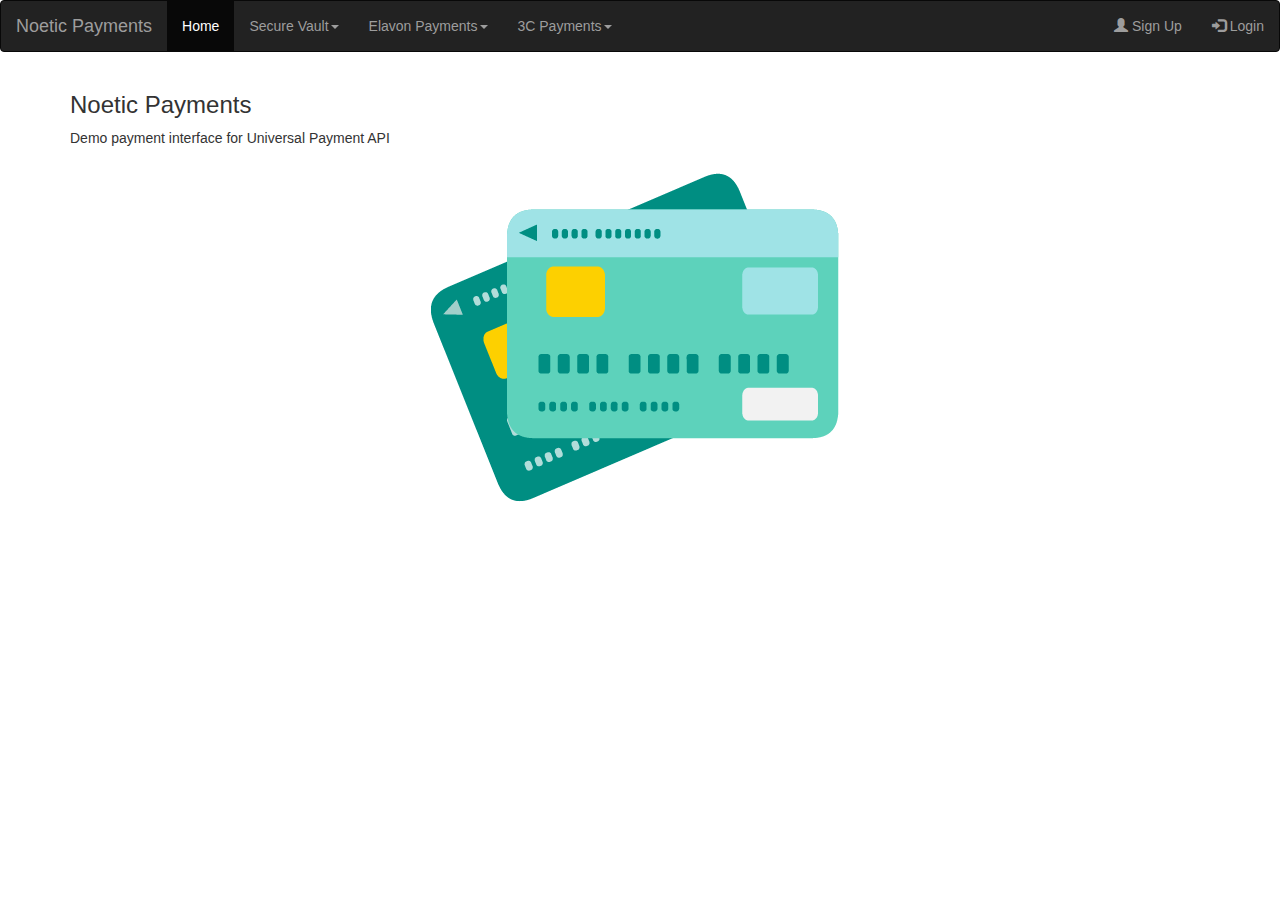
<file: src/main/webapp/index.html>
<!DOCTYPE html>
<html lang="en">
<head>
  <title>Noetic Payments</title>
  <meta charset="utf-8">
  <meta name="viewport" content="width=device-width, initial-scale=1">
  <link rel="stylesheet" href="https://maxcdn.bootstrapcdn.com/bootstrap/3.4.0/css/bootstrap.min.css">
  <script src="https://ajax.googleapis.com/ajax/libs/jquery/3.3.1/jquery.min.js"></script>
  <script src="https://maxcdn.bootstrapcdn.com/bootstrap/3.4.0/js/bootstrap.min.js"></script>
  <script
    src="https://code.jquery.com/jquery-3.3.1.js"
    integrity="sha256-2Kok7MbOyxpgUVvAk/HJ2jigOSYS2auK4Pfzbm7uH60="
    crossorigin="anonymous">
</script>
  <script> 
$(function(){
  $("#navbar").load("navbar.html"); 
});
</script>
<style>
img {
  display: block;
  margin-left: auto;
  margin-right: auto;
}
</style>
 
</head>
<body>
<div id = "navbar">
</div>
<div class="container">
  <h3>Noetic Payments</h3>
  <p>Demo payment interface for Universal Payment API</p>
</div>

<div class="left-column">

        <img data-image="red" class="active" src="assets/images/pay.png" alt="" >
      </div>

</body>
</html>
</file>
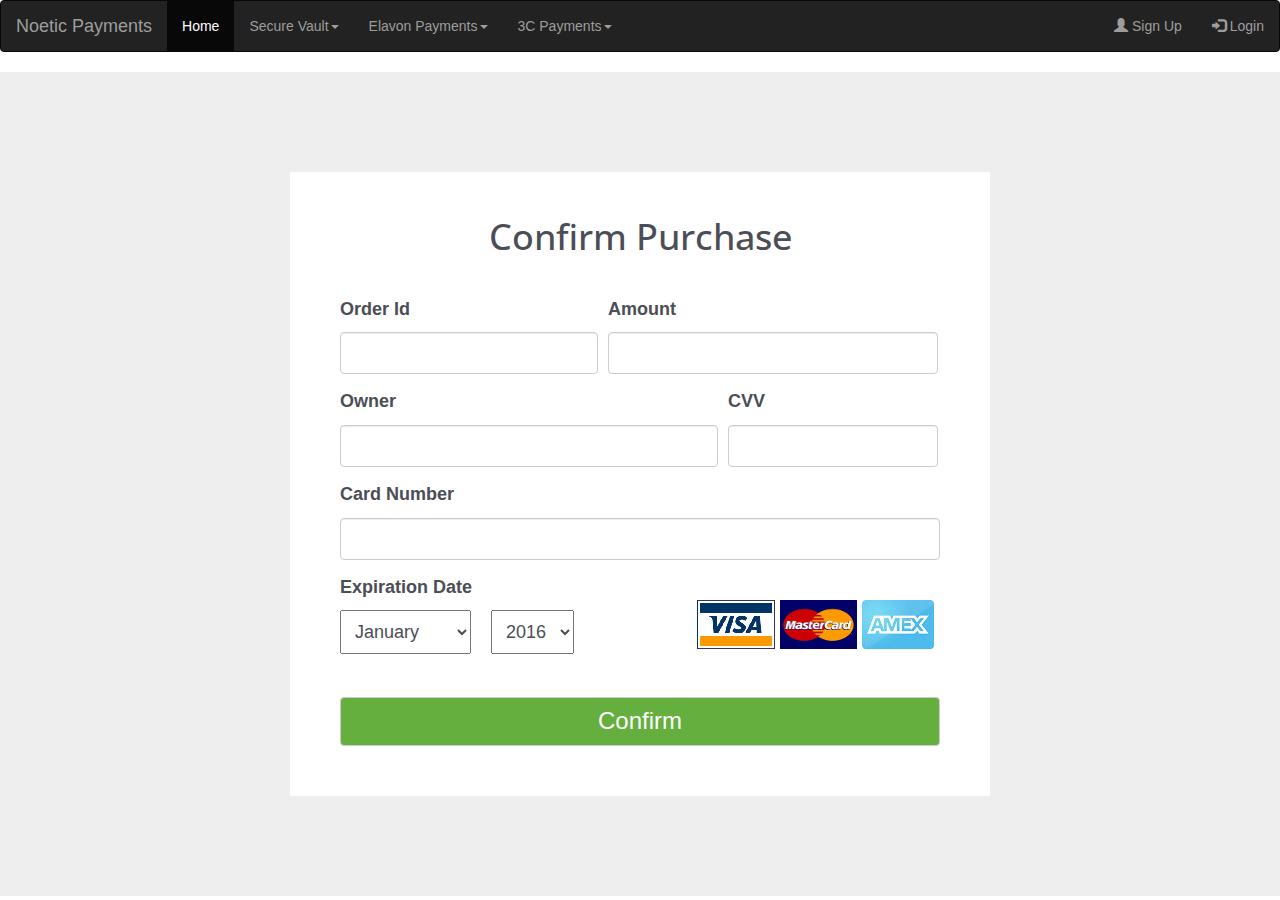
<file: src/main/webapp/3c3dSecurePayment.html>
<!DOCTYPE html>
<html>

<head>
    <meta charset="utf-8">
    <meta name="viewport" content="width=device-width, initial-scale=1">
    <title>3D Secure Payment</title>
    <link href="https://fonts.googleapis.com/css?family=Open+Sans" rel="stylesheet">
    <link rel="stylesheet" href="http://maxcdn.bootstrapcdn.com/bootstrap/3.3.7/css/bootstrap.min.css">
    <link rel="stylesheet" type="text/css" href="assets/css/styles.css">
    <link rel="stylesheet" type="text/css" href="assets/css/demo.css">
    <link rel="stylesheet" href="https://maxcdn.bootstrapcdn.com/bootstrap/3.4.0/css/bootstrap.min.css">
  	<script src="https://ajax.googleapis.com/ajax/libs/jquery/3.3.1/jquery.min.js"></script>
  	<script src="https://maxcdn.bootstrapcdn.com/bootstrap/3.4.0/js/bootstrap.min.js"></script>
  	<link rel="stylesheet" type="text/css" href="assets/css/3c3dSecurePopup.css">
  	<script src="https://code.jquery.com/jquery-3.3.1.js" integrity="sha256-2Kok7MbOyxpgUVvAk/HJ2jigOSYS2auK4Pfzbm7uH60=" crossorigin="anonymous"></script>
	  <script> 
		$(function(){
		  $("#navbar").load("navbar.html"); 
		});
	</script> 
</head>

<body>

<div id = "navbar"></div>
    <div class="container-fluid" style="background-color:#eee;">
        
        <div class="creditCardForm">
            <div class="heading">
                <h1>Confirm Purchase</h1>
            </div>
            <div class="payment">
                <form>


 		    <div class="form-group orderId">
                        <label for="orderId">Order Id</label>
                        <input type="text" class="form-control" id="order-Id">
                    </div>
                    <div class="form-group amount">
                        <label for="amount">Amount</label>
                        <input type="number" min="0" class="form-control" id="payAmount">
                    </div>

                    <div class="form-group owner">
                        <label for="owner">Owner</label>
                        <input type="text" class="form-control" id="owner">
                    </div>
                    <div class="form-group CVV">
                        <label for="cvv">CVV</label>
                        <input type="text" class="form-control" id="cvv">
                    </div>
                    <div class="form-group" id="card-number-field">
                        <label for="cardNumber">Card Number</label>
                        <input type="text" class="form-control" id="cardNumber">
                    </div>
                    <div class="form-group" id="expiration-date">
                        <label>Expiration Date</label>
                        <select id ="exp-month">
                            <option value="01">January</option>
                            <option value="02">February </option>
                            <option value="03">March</option>
                            <option value="04">April</option>
                            <option value="05">May</option>
                            <option value="06">June</option>
                            <option value="07">July</option>
                            <option value="08">August</option>
                            <option value="09">September</option>
                            <option value="10">October</option>
                            <option value="11">November</option>
                            <option value="12">December</option>
                        </select>
                        <select id="exp-year">
                            <option value="16"> 2016</option>
                            <option value="17"> 2017</option>
                            <option value="18"> 2018</option>
                            <option value="19"> 2019</option>
                            <option value="20"> 2020</option>
                            <option value="21"> 2021</option>
                        </select>
                    </div>
                    <div class="form-group" id="credit_cards">
                        <img src="assets/images/visa.jpg" id="visa">
                        <img src="assets/images/mastercard.jpg" id="mastercard">
                        <img src="assets/images/amex.jpg" id="amex">
                    </div>
                    <div class="form-group" id="pay-now">
                        <button type="submit" class="btn btn-default" id="confirm-purchase">Confirm</button>
                    </div>
                </form>
            </div>
        </div>

    </div>
    
	<form name='Form1' method='post' action="https://web2payuat.3cint.com/ipage/service/_2006_05_v1_0_1/test/testacs.aspx">

		<input type='hidden' id='PaReq' value="">
		<input type='hidden' id='MD' value="">		
		<input type='hidden' name='TermUrl' value="https://web2payuat.3cint.com/mxg/Service/_2009_11_v5_0_0/CompleteAuthorise3DS.aspx">

	</form>
    
    
    <script src="https://ajax.googleapis.com/ajax/libs/jquery/1.12.4/jquery.min.js"></script>
    <script src="http://maxcdn.bootstrapcdn.com/bootstrap/3.3.7/js/bootstrap.min.js"></script>
    <script src="assets/js/jquery.payform.min.js" charset="utf-8"></script>
    <script src="assets/js/3c3dSecPayment.js"></script>
</body>

</html>
</file>
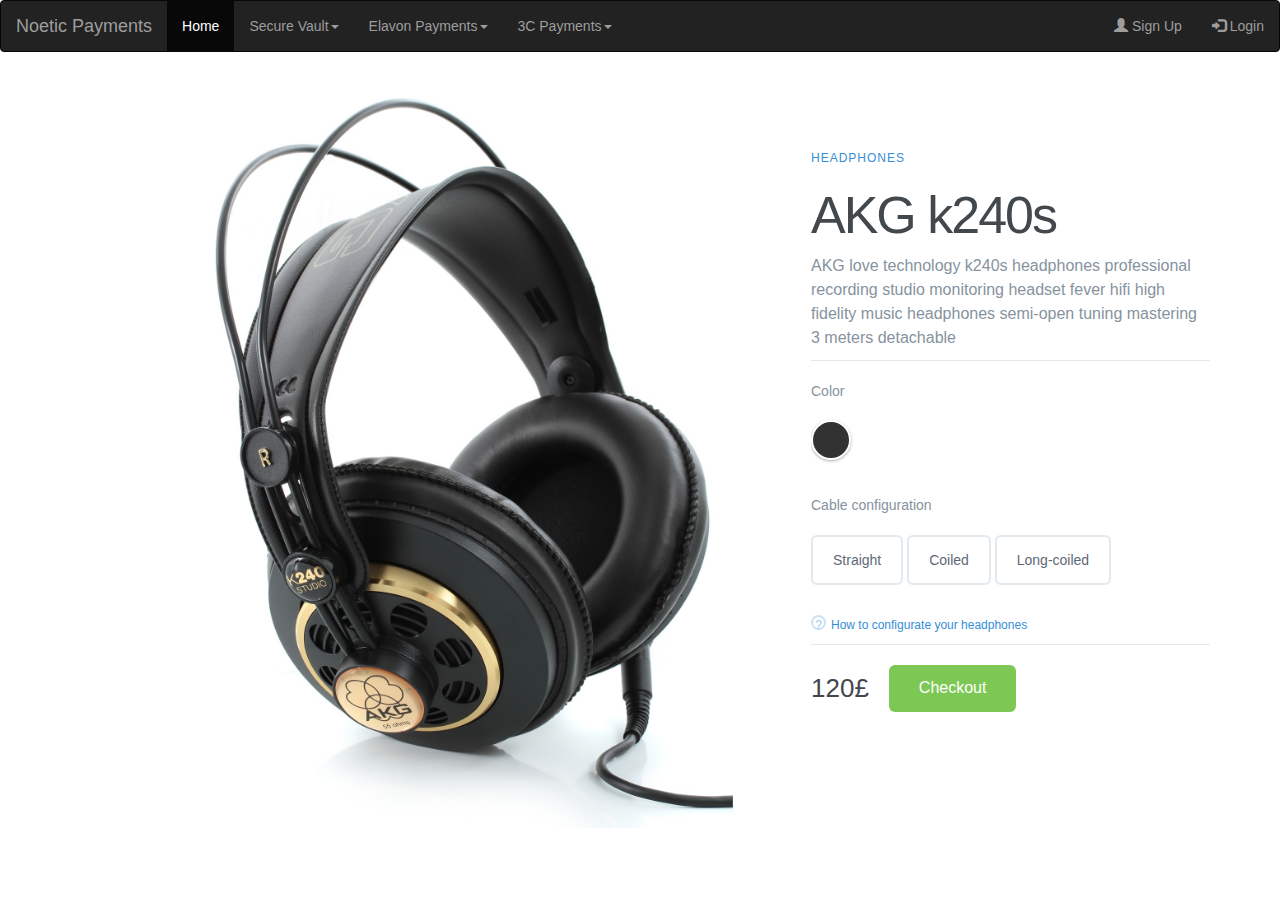
<file: src/main/webapp/3cCheckout.html>
<!DOCTYPE html>
<html>
  <head>
    <meta charset="utf-8">
    <meta name="viewport" content="width=device-width, initial-scale=1">
    <title>Noetic</title>
    <!-- Fonts -->
    <link href="https://fonts.googleapis.com/css?family=Roboto:300,400,500" rel="stylesheet">
    <!-- CSS -->
    <link href="assets/css/checkoutStyle.css" rel="stylesheet">
    <meta name="robots" content="noindex,follow" />
    <link rel="stylesheet" href="https://maxcdn.bootstrapcdn.com/bootstrap/3.4.0/css/bootstrap.min.css">
  	<script src="https://ajax.googleapis.com/ajax/libs/jquery/3.3.1/jquery.min.js"></script>
  	<script src="https://maxcdn.bootstrapcdn.com/bootstrap/3.4.0/js/bootstrap.min.js"></script>
<script
    src="https://code.jquery.com/jquery-3.3.1.js"
    integrity="sha256-2Kok7MbOyxpgUVvAk/HJ2jigOSYS2auK4Pfzbm7uH60="
    crossorigin="anonymous">
</script>
  <script> 
$(function(){
  $("#navbar").load("navbar.html"); 
});
</script> 
  </head>
  <body>
	<div id = "navbar">
	</div>
 
    <main class="container">

      <!-- Left Column / Headphones Image -->
      <div class="left-column">
        <img data-image="red" class="active" src="assets/images/akg.png" alt="">
      </div>


      <!-- Right Column -->
      <div class="right-column">

        <!-- Product Description -->
        <div class="product-description">
          <span>Headphones</span>
          <h1>AKG k240s</h1>
          <p>AKG love technology k240s headphones professional recording studio monitoring headset fever hifi high fidelity music headphones semi-open tuning mastering 3 meters detachable</p>
        </div>

        <!-- Product Configuration -->
        <div class="product-configuration">

          <!-- Product Color -->
          <div class="product-color">
            <span>Color</span>

            <div class="color-choose">
              <div>
                <input data-image="black" type="radio" id="black" name="color" value="black">
                <label for="black"><span></span></label>
              </div>
            </div>

          </div>

          <!-- Cable Configuration -->
          <div class="cable-config">
            <span>Cable configuration</span>

            <div class="cable-choose">
              <button>Straight</button>
              <button>Coiled</button>
              <button>Long-coiled</button>
            </div>

            <a href="#">How to configurate your headphones</a>
          </div>
        </div>

        <!-- Product Pricing -->
        <div class="product-price">
          <span>120&pound</span>
          <a href="3cStandardPayment.html?amount=148" class="cart-btn" id = "checkout-btn">Checkout</a>
        </div>
      </div>
    </main>

    <!-- Scripts -->
    <script src="https://cdnjs.cloudflare.com/ajax/libs/jquery/3.1.1/jquery.min.js" charset="utf-8"></script>
    <script src="assets/js/checkoutScript.js" charset="utf-8"></script>
  </body>
</html>
</file>
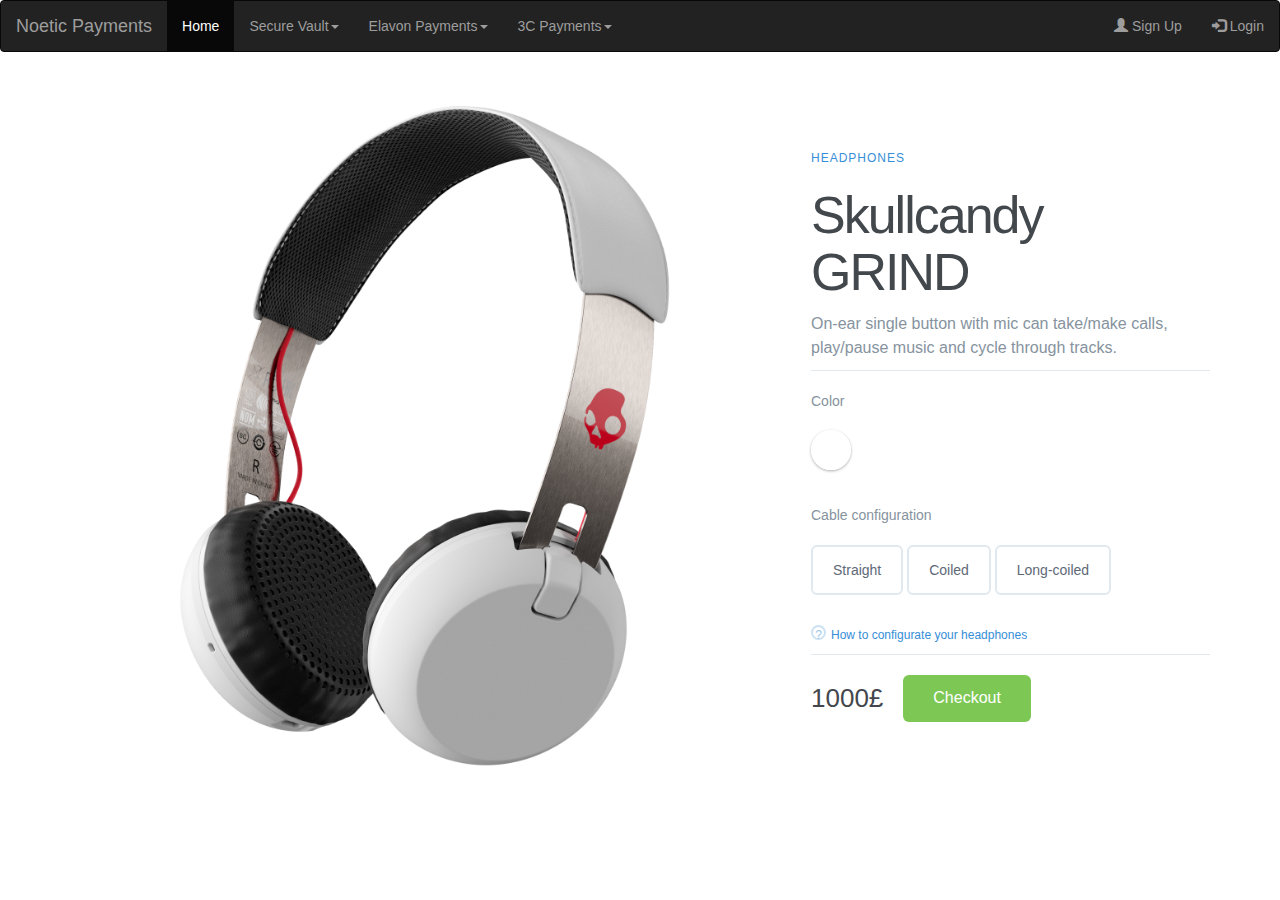
<file: src/main/webapp/3cCheckout3dSec.html>
<!DOCTYPE html>
<html>
  <head>
    <meta charset="utf-8">
    <meta name="viewport" content="width=device-width, initial-scale=1">
    <title>Noetic</title>
    <!-- Fonts -->
    <link href="https://fonts.googleapis.com/css?family=Roboto:300,400,500" rel="stylesheet">
    <!-- CSS -->
    <link href="assets/css/checkoutStyle.css" rel="stylesheet">
    <meta name="robots" content="noindex,follow" />
    <link rel="stylesheet" href="https://maxcdn.bootstrapcdn.com/bootstrap/3.4.0/css/bootstrap.min.css">
  	<script src="https://ajax.googleapis.com/ajax/libs/jquery/3.3.1/jquery.min.js"></script>
  	<script src="https://maxcdn.bootstrapcdn.com/bootstrap/3.4.0/js/bootstrap.min.js"></script>
<script
    src="https://code.jquery.com/jquery-3.3.1.js"
    integrity="sha256-2Kok7MbOyxpgUVvAk/HJ2jigOSYS2auK4Pfzbm7uH60="
    crossorigin="anonymous">
</script>
  <script> 
$(function(){
  $("#navbar").load("navbar.html"); 
});
</script> 
  </head>
  <body>
	<div id = "navbar">
	</div>
 
    <main class="container">

      <!-- Left Column / Headphones Image -->
      <div class="left-column">

        <img data-image="red" class="active" src="assets/images/skullcandy.png" alt="">
      </div>


      <!-- Right Column -->
      <div class="right-column">

        <!-- Product Description -->
        <div class="product-description">
          <span>Headphones</span>
          <h1>Skullcandy GRIND</h1>
          <p>On-ear single button with mic can take/make calls, play/pause music and cycle through tracks.</p>
        </div>

        <!-- Product Configuration -->
        <div class="product-configuration">

          <!-- Product Color -->
          <div class="product-color">
            <span>Color</span>

            <div class="color-choose">
            
              <div>
                <input data-image="gray" type="radio" id="gray" name="color" value="gray">
                <label for="black"><span></span></label>
              </div>
            </div>

          </div>

          <!-- Cable Configuration -->
          <div class="cable-config">
            <span>Cable configuration</span>

            <div class="cable-choose">
              <button>Straight</button>
              <button>Coiled</button>
              <button>Long-coiled</button>
            </div>

            <a href="#">How to configurate your headphones</a>
          </div>
        </div>

        <!-- Product Pricing -->
        <div class="product-price">
          <span>1000&pound</span>
          <a href="3c3dSecurePayment.html?amount=1000" class="cart-btn" id = "checkout-btn">Checkout</a>
        </div>
      </div>
    </main>

    <!-- Scripts -->
    <script src="https://cdnjs.cloudflare.com/ajax/libs/jquery/3.1.1/jquery.min.js" charset="utf-8"></script>
    <script src="assets/js/checkoutScript.js" charset="utf-8"></script>
  </body>
</html>
</file>
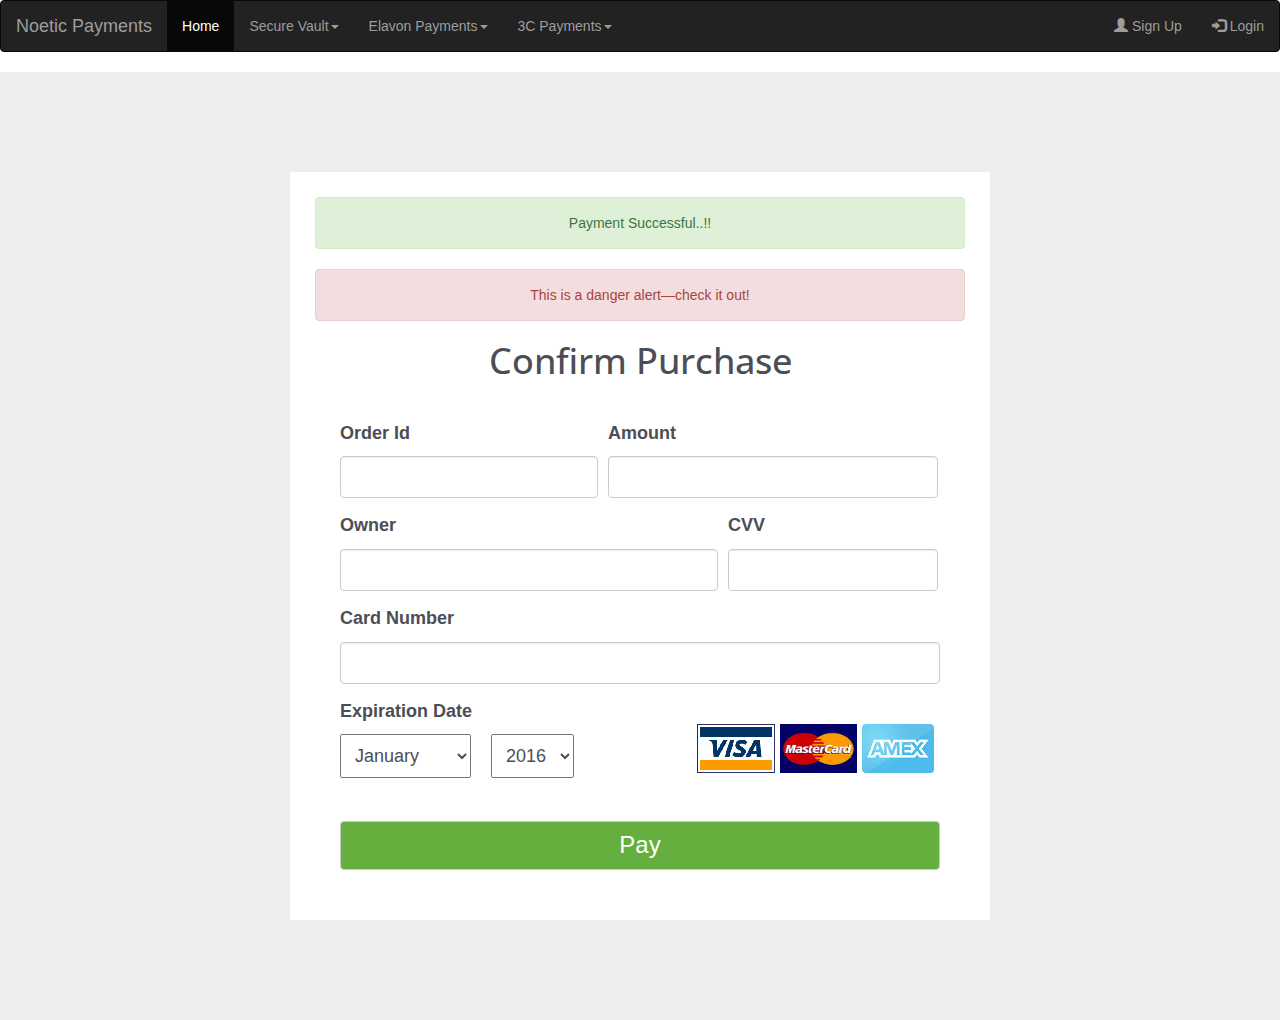
<file: src/main/webapp/3cStandardPayment.html>
<!DOCTYPE html>
<html>

<head>
    <meta charset="utf-8">
    <meta name="viewport" content="width=device-width, initial-scale=1">
    <title>Credit Card Validation Demo</title>
    <link href="https://fonts.googleapis.com/css?family=Open+Sans" rel="stylesheet">
    <link rel="stylesheet" type="text/css" href="assets/css/styles.css">
    <link rel="stylesheet" type="text/css" href="assets/css/demo.css">
    <link rel="stylesheet" href="https://maxcdn.bootstrapcdn.com/bootstrap/3.4.0/css/bootstrap.min.css">
    <script src="https://ajax.googleapis.com/ajax/libs/jquery/3.3.1/jquery.min.js"></script>
    <script src="https://maxcdn.bootstrapcdn.com/bootstrap/3.4.0/js/bootstrap.min.js"></script>
    <script src="https://code.jquery.com/jquery-3.3.1.js" integrity="sha256-2Kok7MbOyxpgUVvAk/HJ2jigOSYS2auK4Pfzbm7uH60=" crossorigin="anonymous"></script>
	  <script> 
		$(function(){
		  $("#navbar").load("navbar.html"); 
		});
	</script> 
</head>

<body>
	<div id = "navbar"></div>
    <div class="container-fluid" style="background-color:#eee;">
        
        <div class="creditCardForm">
            <div class="heading">
                <div class="alert alert-success" align = "center" role="alert">
                              Payment Successful..!!
                            </div>
                            <div class="alert alert-danger" align = "center" role="alert">
                              This is a danger alert—check it out!
                            </div>
                <h1>Confirm Purchase</h1>
            </div>
            <div class="payment">
                <form>

		              <div class="form-group orderId">
                        <label for="orderId">Order Id</label>
                        <input type="text" class="form-control" id="order-Id">
                    </div>
                    <div class="form-group amount">
                        <label for="amount">Amount</label>
                        <input type="number" min="0" class="form-control" id="payAmount">
                    </div>
                    <div class="form-group owner">
                        <label for="owner">Owner</label>
                        <input type="text" class="form-control" id="owner">
                    </div>
                    <div class="form-group CVV">
                        <label for="cvv">CVV</label>
                        <input type="text" class="form-control" id="cvv">
                    </div>
                    <div class="form-group" id="card-number-field">
                        <label for="cardNumber">Card Number</label>
                        <input type="text" class="form-control" id="cardNumber">
                    </div>
                    <div class="form-group" id="expiration-date">
                        <label>Expiration Date</label>
                        <select id ="exp-month">
                            <option value="01">January</option>
                            <option value="02">February </option>
                            <option value="03">March</option>
                            <option value="04">April</option>
                            <option value="05">May</option>
                            <option value="06">June</option>
                            <option value="07">July</option>
                            <option value="08">August</option>
                            <option value="09">September</option>
                            <option value="10">October</option>
                            <option value="11">November</option>
                            <option value="12">December</option>
                        </select>
                        <select id="exp-year">
                            <option value="16"> 2016</option>
                            <option value="17"> 2017</option>
                            <option value="18"> 2018</option>
                            <option value="19"> 2019</option>
                            <option value="20"> 2020</option>
                            <option value="21"> 2021</option>
                        </select>
                    </div>
                    <div class="form-group" id="credit_cards">
                        <img src="assets/images/visa.jpg" id="visa">
                        <img src="assets/images/mastercard.jpg" id="mastercard">
                        <img src="assets/images/amex.jpg" id="amex">
                    </div>
                    <div class="form-group" id="pay-now">
                        <button type="submit" class="btn btn-default" id="confirm-purchase">Pay</button>

                    </div>
                    
                </form>
            </div>
        </div>

    </div>
    <script src="https://ajax.googleapis.com/ajax/libs/jquery/1.12.4/jquery.min.js"></script>
    <script src="http://maxcdn.bootstrapcdn.com/bootstrap/3.3.7/js/bootstrap.min.js"></script>
    <script src="assets/js/jquery.payform.min.js" charset="utf-8"></script>
    <script src="assets/js/3cStdPayment.js"></script>
</body>

</html>
</file>
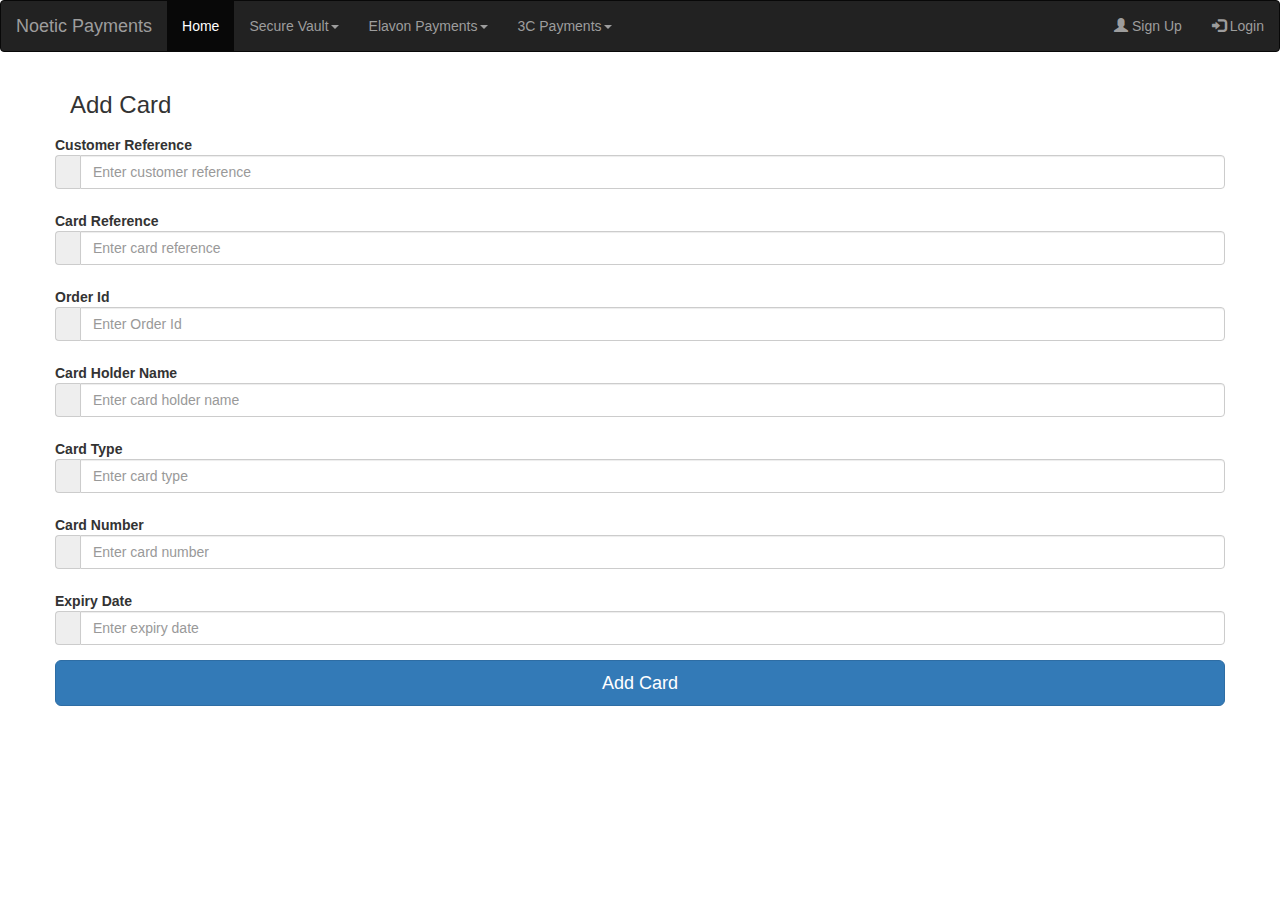
<file: src/main/webapp/card.html>
<!DOCTYPE html>
<html lang="en">
<head>
  <title>Noetic Payments</title>
  <meta charset="utf-8">
  <meta name="viewport" content="width=device-width, initial-scale=1">
  <link rel="stylesheet" href="https://maxcdn.bootstrapcdn.com/bootstrap/3.4.0/css/bootstrap.min.css">
  <script src="https://ajax.googleapis.com/ajax/libs/jquery/3.3.1/jquery.min.js"></script>
  <script src="https://maxcdn.bootstrapcdn.com/bootstrap/3.4.0/js/bootstrap.min.js"></script>
  <script src="https://code.jquery.com/jquery-3.3.1.js" integrity="sha256-2Kok7MbOyxpgUVvAk/HJ2jigOSYS2auK4Pfzbm7uH60=" crossorigin="anonymous"></script>
  <script> 
	$(function(){
	  $("#navbar").load("navbar.html"); 
	});
</script> 
</head>
<body>

<div id = "navbar"></div>
  
<div class="container">
<h3>Add Card</h3>

                                <form class="form-horizontal" method="post" action="#">

                                    <div class="form-group">
                                        <label for="password" class="cols-sm-2 control-label">Customer Reference</label>
                                        <div class="cols-sm-10">
                                            <div class="input-group">
                                                <span class="input-group-addon"><i class="fa fa-lock fa-lg" aria-hidden="true"></i></span>
                                                <input type="text" class="form-control" name="customerRef" id="customerRef" placeholder="Enter customer reference" />
                                            </div>
                                        </div>
                                    </div>

				                <div class="form-group">
                                        <label for="name" class="cols-sm-2 control-label">Card Reference</label>
                                        <div class="cols-sm-10">
                                            <div class="input-group">
                                                <span class="input-group-addon"><i class="fa fa-user fa" aria-hidden="true"></i></span>
                                                <input type="text" class="form-control" name="title" id="cardReference" placeholder="Enter card reference" />
                                            </div>
                                        </div>
                                    </div>
                                    <div class="form-group">
                                        <label for="password" class="cols-sm-2 control-label">Order Id</label>
                                        <div class="cols-sm-10">
                                            <div class="input-group">
                                                <span class="input-group-addon"><i class="fa fa-lock fa-lg" aria-hidden="true"></i></span>
                                                <input type="text" class="form-control" name="orderId" id="orderId" placeholder="Enter Order Id" />
                                            </div>
                                        </div>
                                    </div>
                                     <div class="form-group">
                                        <label for="username" class="cols-sm-2 control-label">Card Holder Name</label>
                                        <div class="cols-sm-10">
                                            <div class="input-group">
                                                <span class="input-group-addon"><i class="fa fa-users fa" aria-hidden="true"></i></span>
                                                <input type="text" class="form-control" name="cardHolderName" id="cardHolderName" placeholder="Enter card holder name" />
                                            </div>
                                        </div>
                                    </div>

                                    <div class="form-group">
                                        <label for="name" class="cols-sm-2 control-label">Card Type</label>
                                        <div class="cols-sm-10">
                                            <div class="input-group">
                                                <span class="input-group-addon"><i class="fa fa-user fa" aria-hidden="true"></i></span>
                                                <input type="text" class="form-control" name="cardType" id="cardType" placeholder="Enter card type" />
                                            </div>
                                        </div>
                                    </div>
				                     <div class="form-group">
                                        <label for="name" class="cols-sm-2 control-label">Card Number</label>
                                        <div class="cols-sm-10">
                                            <div class="input-group">
                                                <span class="input-group-addon"><i class="fa fa-user fa" aria-hidden="true"></i></span>
                                                <input type="text" class="form-control" name="cardNumber" id="cardNumber" placeholder="Enter card number" />
                                            </div>
                                        </div>
                                    </div>

                                    <div class="form-group">
                                        <label for="email" class="cols-sm-2 control-label">Expiry Date</label>
                                        <div class="cols-sm-10">
                                            <div class="input-group">
                                                <span class="input-group-addon"><i class="fa fa-envelope fa" aria-hidden="true"></i></span>
                                                <input type="text" class="form-control" name="expDate" id="expDate" placeholder="Enter expiry date" />
                                            </div>
                                        </div>
                                    </div>
                                   
                                    <div class="form-group ">
                                        <button type="button" class="btn btn-primary btn-lg btn-block login-button" id="register-Btn">Add Card</button>
                                    </div>
                                </form>
                            </div>

            <script src="assets/js/card.js"></script>
  </body>
</html>
</file>
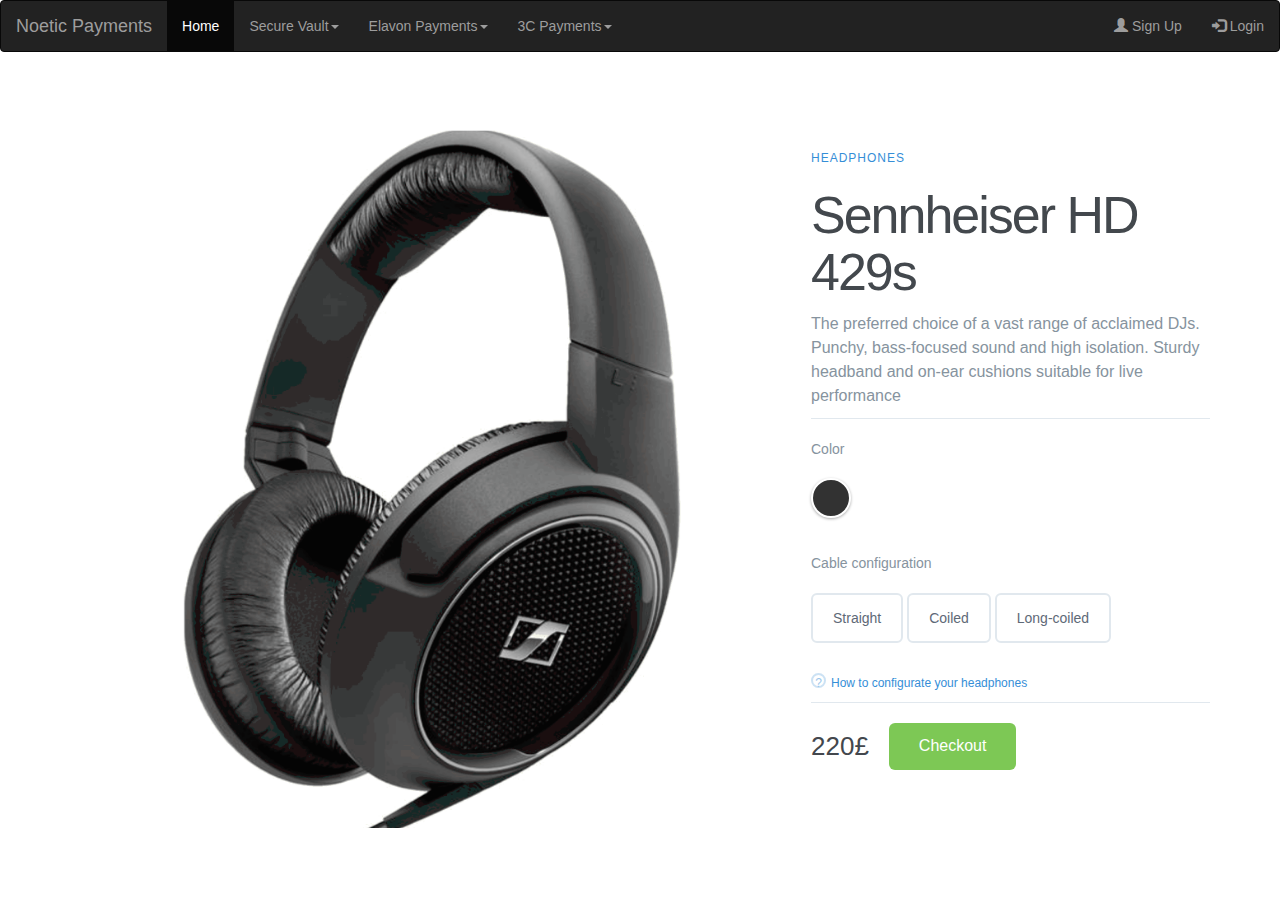
<file: src/main/webapp/checkoutDcc.html>
<!DOCTYPE html>
<html>
  <head>
    <meta charset="utf-8">
    <meta name="viewport" content="width=device-width, initial-scale=1">
    <title>Noetic</title>
    <!-- Fonts -->
    <link href="https://fonts.googleapis.com/css?family=Roboto:300,400,500" rel="stylesheet">
    <!-- CSS -->
    <link href="assets/css/checkoutStyle.css" rel="stylesheet">
    <meta name="robots" content="noindex,follow" />
    <link rel="stylesheet" href="https://maxcdn.bootstrapcdn.com/bootstrap/3.4.0/css/bootstrap.min.css">
  	<script src="https://ajax.googleapis.com/ajax/libs/jquery/3.3.1/jquery.min.js"></script>
  	<script src="https://maxcdn.bootstrapcdn.com/bootstrap/3.4.0/js/bootstrap.min.js"></script>
<script
    src="https://code.jquery.com/jquery-3.3.1.js"
    integrity="sha256-2Kok7MbOyxpgUVvAk/HJ2jigOSYS2auK4Pfzbm7uH60="
    crossorigin="anonymous">
</script>
  <script> 
$(function(){
  $("#navbar").load("navbar.html"); 
});
</script> 
  </head>
  <body>
  <div id = "navbar"></div>
    <main class="container">
      <!-- Left Column / Headphones Image -->
      <div class="left-column">
        <img data-image="red" class="active" src="assets/images/senh1.png" alt="">
      </div>


      <!-- Right Column -->
      <div class="right-column">

        <!-- Product Description -->
        <div class="product-description">
          <span>Headphones</span>
          <h1>Sennheiser HD 429s</h1>
          <p>The preferred choice of a vast range of acclaimed DJs. Punchy, bass-focused sound and high isolation. Sturdy headband and on-ear cushions suitable for live performance</p>
        </div>

        <!-- Product Configuration -->
        <div class="product-configuration">

          <!-- Product Color -->
          <div class="product-color">
            <span>Color</span>

            <div class="color-choose">
              <div>
                <input data-image="black" type="radio" id="black" name="color" value="black">
                <label for="black"><span></span></label>
              </div>
            </div>

          </div>

          <!-- Cable Configuration -->
          <div class="cable-config">
            <span>Cable configuration</span>

            <div class="cable-choose">
              <button>Straight</button>
              <button>Coiled</button>
              <button>Long-coiled</button>
            </div>

            <a href="#">How to configurate your headphones</a>
          </div>
        </div>

        <!-- Product Pricing -->
        <div class="product-price">
          <span>220&pound</span>
          <a href="dccPayment.html?amount=220" class="cart-btn" id = "checkout-btn">Checkout</a>
        </div>
      </div>
    </main>

    <!-- Scripts -->
    <script src="https://cdnjs.cloudflare.com/ajax/libs/jquery/3.1.1/jquery.min.js" charset="utf-8"></script>
    <script src="assets/js/checkoutDccScript.js" charset="utf-8"></script>
  </body>
</html>
</file>
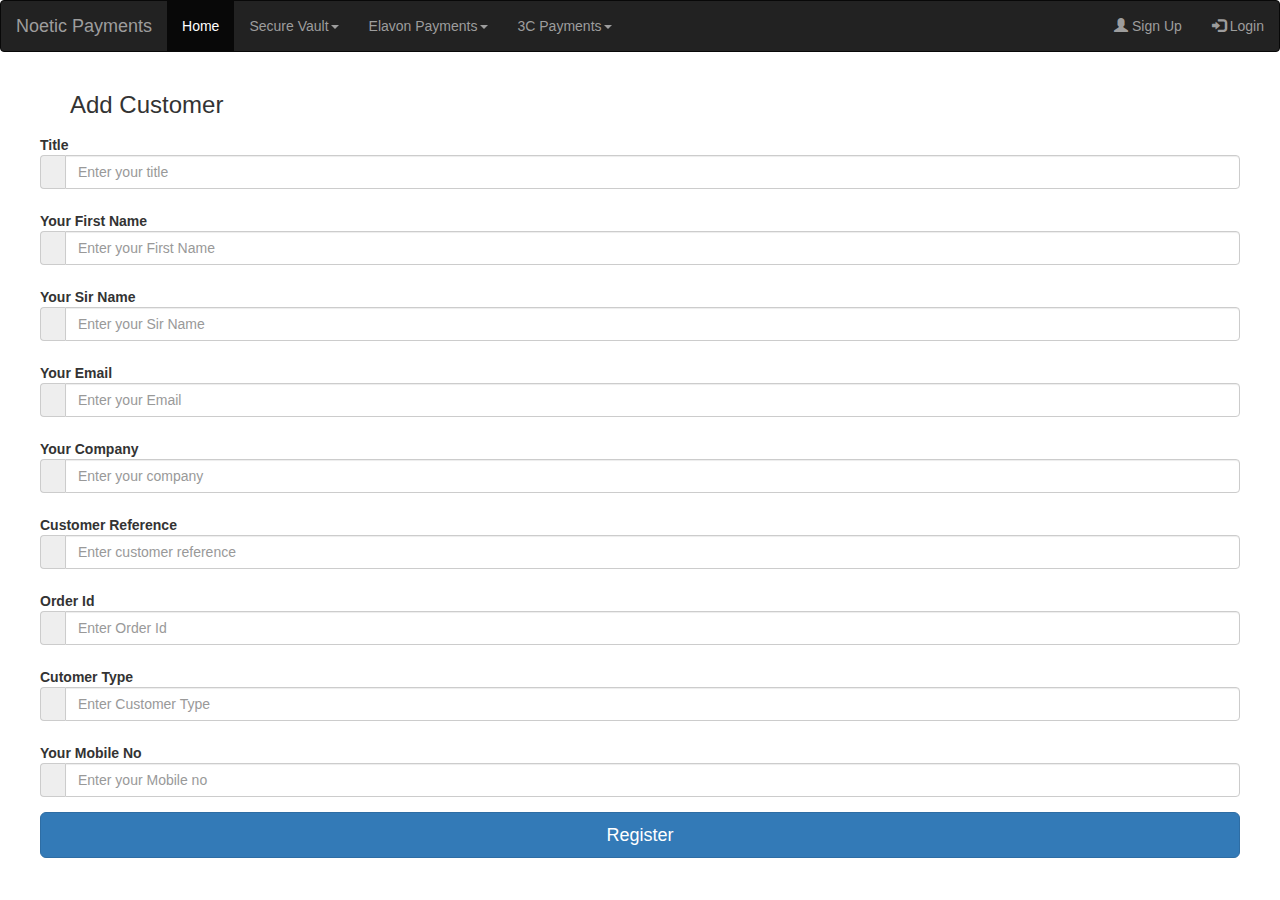
<file: src/main/webapp/customer.html>
<!DOCTYPE html>
<html lang="en">
<head>
  <title>Noetic Payments</title>
  <meta charset="utf-8">
  <meta name="viewport" content="width=device-width, initial-scale=1">
  <link rel="stylesheet" href="https://maxcdn.bootstrapcdn.com/bootstrap/3.4.0/css/bootstrap.min.css">
  <script src="https://ajax.googleapis.com/ajax/libs/jquery/3.3.1/jquery.min.js"></script>
  <script src="https://maxcdn.bootstrapcdn.com/bootstrap/3.4.0/js/bootstrap.min.js"></script>
  <script src="https://code.jquery.com/jquery-3.3.1.js" integrity="sha256-2Kok7MbOyxpgUVvAk/HJ2jigOSYS2auK4Pfzbm7uH60=" crossorigin="anonymous"></script>
  <script> 
	$(function(){
	  $("#navbar").load("navbar.html"); 
	});
</script> 
</head>
<body>

<div id = "navbar"></div>
  
<div class="container">
<h3>Add Customer</h3>

  <form class="form-horizontal" method="post" action="#">
<div class="row">
        <div class="form-group">
            <label for="title" class="cols-sm-6 control-label">Title</label>
            <div class="cols-sm-6">
                <div class="input-group">
                    <span class="input-group-addon"><i class="fa fa-user fa" aria-hidden="true"></i></span>
                    <input type="text" class="form-control" name="title" id="title" placeholder="Enter your title" />
                </div>
            </div>
        </div>

        <div class="form-group">
            <label for="name" class="cols-sm-2 control-label">Your First Name</label>
            <div class="cols-sm-10">
                <div class="input-group">
                    <span class="input-group-addon"><i class="fa fa-user fa" aria-hidden="true"></i></span>
                    <input type="text" class="form-control" name="firstName" id="firstName" placeholder="Enter your First Name" />
                </div>
            </div>
        </div>
      <div class="form-group">
            <label for="name" class="cols-sm-2 control-label">Your Sir Name</label>
            <div class="cols-sm-10">
                <div class="input-group">
                    <span class="input-group-addon"><i class="fa fa-user fa" aria-hidden="true"></i></span>
                    <input type="text" class="form-control" name="sirName" id="sirName" placeholder="Enter your Sir Name" />
                </div>
            </div>
        </div>

        <div class="form-group">
            <label for="email" class="cols-sm-2 control-label">Your Email</label>
            <div class="cols-sm-10">
                <div class="input-group">
                    <span class="input-group-addon"><i class="fa fa-envelope fa" aria-hidden="true"></i></span>
                    <input type="text" class="form-control" name="email" id="email" placeholder="Enter your Email" />
                </div>
            </div>
        </div>
        <div class="form-group">
            <label for="company" class="cols-sm-2 control-label">Your Company</label>
            <div class="cols-sm-10">
                <div class="input-group">
                    <span class="input-group-addon"><i class="fa fa-users fa" aria-hidden="true"></i></span>
                    <input type="text" class="form-control" name="company" id="company" placeholder="Enter your company" />
                </div>
            </div>
        </div>
        <div class="form-group">
            <label for="customer reference" class="cols-sm-2 control-label">Customer Reference</label>
            <div class="cols-sm-10">
                <div class="input-group">
                    <span class="input-group-addon"><i class="fa fa-lock fa-lg" aria-hidden="true"></i></span>
                    <input type="text" class="form-control" name="customerRef" id="customerRef" placeholder="Enter customer reference" />
                </div>
            </div>
        </div>
        <div class="form-group">
            <label for="order id" class="cols-sm-2 control-label">Order Id</label>
            <div class="cols-sm-10">
                <div class="input-group">
                    <span class="input-group-addon"><i class="fa fa-lock fa-lg" aria-hidden="true"></i></span>
                    <input type="text" class="form-control" name="orderId" id="orderId" placeholder="Enter Order Id" />
                </div>
            </div>
        </div>
        <div class="form-group">
            <label for="customer type" class="cols-sm-2 control-label">Cutomer Type</label>
            <div class="cols-sm-10">
                <div class="input-group">
                    <span class="input-group-addon"><i class="fa fa-lock fa-lg" aria-hidden="true"></i></span>
                    <input type="text" class="form-control" name="customerType" id="customerType" placeholder="Enter Customer Type" />
                </div>
            </div>
        </div>
        <div class="form-group">
            <label for="mobile no" class="cols-sm-2 control-label">Your Mobile No</label>
            <div class="cols-sm-10">
                <div class="input-group">
                    <span class="input-group-addon"><i class="fa fa-lock fa-lg" aria-hidden="true"></i></span>
                    <input type="text" class="form-control" name="mobileNo" id="mobileNo" placeholder="Enter your Mobile no" />
                </div>
            </div>
        </div>
        <div class="form-group ">
            <button type="button" class="btn btn-primary btn-lg btn-block login-button" id="registerBtn">Register</button>
        </div>
    </form>
  </div>
  <script src="assets/js/customer.js"></script>
</body>
</html>
</file>
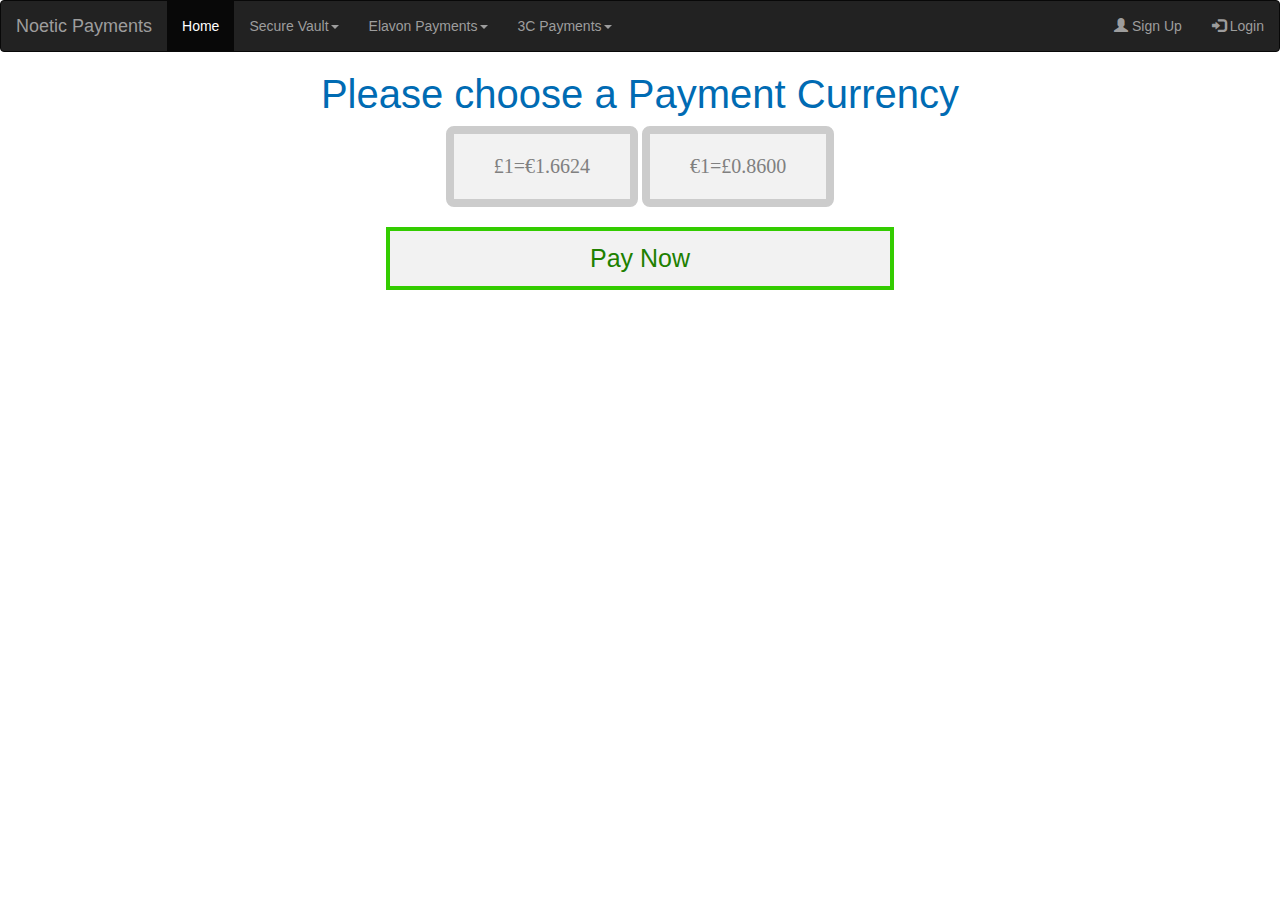
<file: src/main/webapp/dcc.html>
<!DOCTYPE html>
<html>
    <head>
        <link rel="stylesheet" type="text/css" href="assets/css/dccPage.css">
        <link rel="stylesheet" href="http://maxcdn.bootstrapcdn.com/bootstrap/3.3.7/css/bootstrap.min.css">
        <link rel="stylesheet" href="https://maxcdn.bootstrapcdn.com/bootstrap/3.4.0/css/bootstrap.min.css">
  		<script src="https://ajax.googleapis.com/ajax/libs/jquery/3.3.1/jquery.min.js"></script>
  		<script src="https://maxcdn.bootstrapcdn.com/bootstrap/3.4.0/js/bootstrap.min.js"></script>
  		<script src="https://code.jquery.com/jquery-3.3.1.js" integrity="sha256-2Kok7MbOyxpgUVvAk/HJ2jigOSYS2auK4Pfzbm7uH60=" crossorigin="anonymous"></script>
		  <script> 
			$(function(){
			  $("#navbar").load("navbar.html"); 
			});
		</script> 
  		
        <title>Payment Options</title>
    </head>
    <body>
    
    <div id = "navbar"></div>
            <div>
                    <h1 class='topic'>Please choose a Payment Currency</h1>

                    <div id='Option Buttons' style="text-align:center"> <!..This is Option 1 button..>
                        <button id="dccOption" class="optionButtons">
                           <p class='Currency' id = "cardHolderAmount"></p><p class='Currency' id ="cardHolderCurrency"></p>
                            <p>&pound;1=&euro;1.6624</p>
                        </button></a>
                        
                        

                        <button id="nonDccOption" class="optionButtons"> <!..This is Option 2 button..>
                            <p class="Currency" id = "merchantAmount"></p><p class='Currency' id ="merchantCurrency"></p>
                            <p>&euro;1=&pound;0.8600</p>
                        </button><br/><br/>
    
                        <button type="button" class="Paybutton" id = "payNow">Pay Now</button>

                    

                    <div id="myModal" class="modal">

                      <!-- Modal content -->
                      <div class="modal-content">
                        <span class="close">&times;</span>
                        <p>Verify 3d Secure Payment</p>


                        <div class="modal-body">

                        </div>
                        <div class="modal-footer">
                            
                            <button type="button" class="btn btn-success" id="submitForm">Pay</button>  
                                    
                        </div>
                       
                      </div>

                    </div>



                    
                </div>
            </div>
	   <script src="https://ajax.googleapis.com/ajax/libs/jquery/1.12.4/jquery.min.js"></script>
    	<script src="assets/js/dccPay.js"></script>
    </body>
</html>
</file>
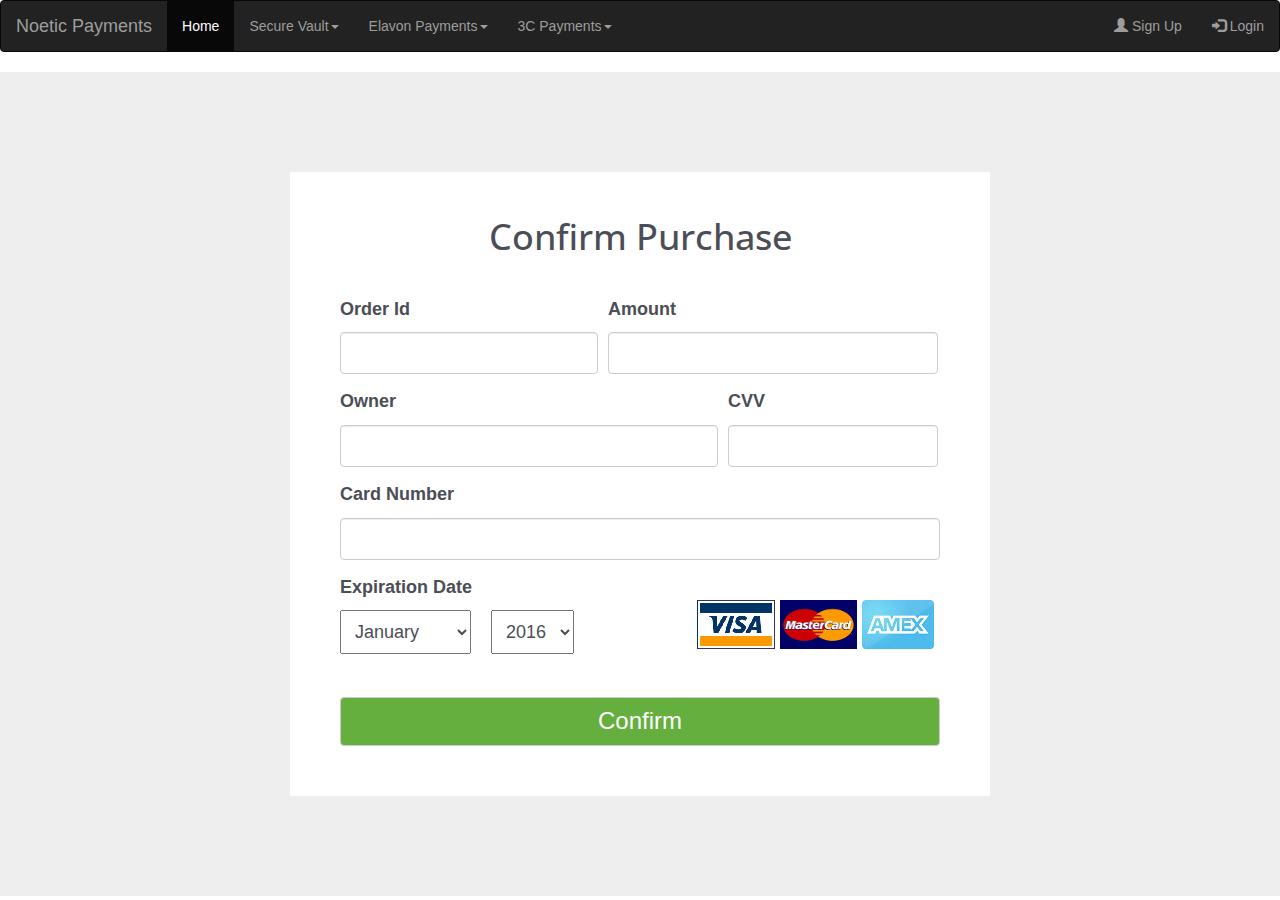
<file: src/main/webapp/dccPayment.html>
<!DOCTYPE html>
<html>

<head>
    <meta charset="utf-8">
    <meta name="viewport" content="width=device-width, initial-scale=1">
    <title>Credit Card Validation Demo</title>
    <link href="https://fonts.googleapis.com/css?family=Open+Sans" rel="stylesheet">
    <link rel="stylesheet" href="http://maxcdn.bootstrapcdn.com/bootstrap/3.3.7/css/bootstrap.min.css">
    <link rel="stylesheet" type="text/css" href="assets/css/styles.css">
    <link rel="stylesheet" type="text/css" href="assets/css/demo.css">
    <link rel="stylesheet" href="https://maxcdn.bootstrapcdn.com/bootstrap/3.4.0/css/bootstrap.min.css">
  	<script src="https://ajax.googleapis.com/ajax/libs/jquery/3.3.1/jquery.min.js"></script>
  	<script src="https://maxcdn.bootstrapcdn.com/bootstrap/3.4.0/js/bootstrap.min.js"></script>
  	<script src="https://code.jquery.com/jquery-3.3.1.js" integrity="sha256-2Kok7MbOyxpgUVvAk/HJ2jigOSYS2auK4Pfzbm7uH60=" crossorigin="anonymous"></script>
	  <script> 
		$(function(){
		  $("#navbar").load("navbar.html"); 
		});
	</script> 
</head>

<body>

<div id = "navbar"></div>
    <div class="container-fluid" style="background-color:#eee;">
        
        <div class="creditCardForm">
            <div class="heading">
                <h1>Confirm Purchase</h1>
            </div>
            <div class="payment">
                <form>


 		    <div class="form-group orderId">
                        <label for="orderId">Order Id</label>
                        <input type="text" class="form-control" id="order-Id">
                    </div>
                    <div class="form-group amount">
                        <label for="amount">Amount</label>
                        <input type="number" min="0" class="form-control" id="payAmount">
                    </div>

                    <div class="form-group owner">
                        <label for="owner">Owner</label>
                        <input type="text" class="form-control" id="owner">
                    </div>
                    <div class="form-group CVV">
                        <label for="cvv">CVV</label>
                        <input type="text" class="form-control" id="cvv">
                    </div>
                    <div class="form-group" id="card-number-field">
                        <label for="cardNumber">Card Number</label>
                        <input type="text" class="form-control" id="cardNumber">
                    </div>
                    <div class="form-group" id="expiration-date">
                        <label>Expiration Date</label>
                        <select id ="exp-month">
                            <option value="01">January</option>
                            <option value="02">February </option>
                            <option value="03">March</option>
                            <option value="04">April</option>
                            <option value="05">May</option>
                            <option value="06">June</option>
                            <option value="07">July</option>
                            <option value="08">August</option>
                            <option value="09">September</option>
                            <option value="10">October</option>
                            <option value="11">November</option>
                            <option value="12">December</option>
                        </select>
                        <select id="exp-year">
                            <option value="16"> 2016</option>
                            <option value="17"> 2017</option>
                            <option value="18"> 2018</option>
                            <option value="19"> 2019</option>
                            <option value="20"> 2020</option>
                            <option value="21"> 2021</option>
                        </select>
                    </div>
                    <div class="form-group" id="credit_cards">
                        <img src="assets/images/visa.jpg" id="visa">
                        <img src="assets/images/mastercard.jpg" id="mastercard">
                        <img src="assets/images/amex.jpg" id="amex">
                    </div>
                    <div class="form-group" id="pay-now">
                        <button type="submit" class="btn btn-default" id="confirm-purchase">Confirm</button>
                    </div>
                </form>
            </div>
        </div>

    </div>
    <script src="https://ajax.googleapis.com/ajax/libs/jquery/1.12.4/jquery.min.js"></script>
    <script src="http://maxcdn.bootstrapcdn.com/bootstrap/3.3.7/js/bootstrap.min.js"></script>
    <script src="assets/js/jquery.payform.min.js" charset="utf-8"></script>
    <script src="assets/js/script.js"></script>
</body>

</html>
</file>
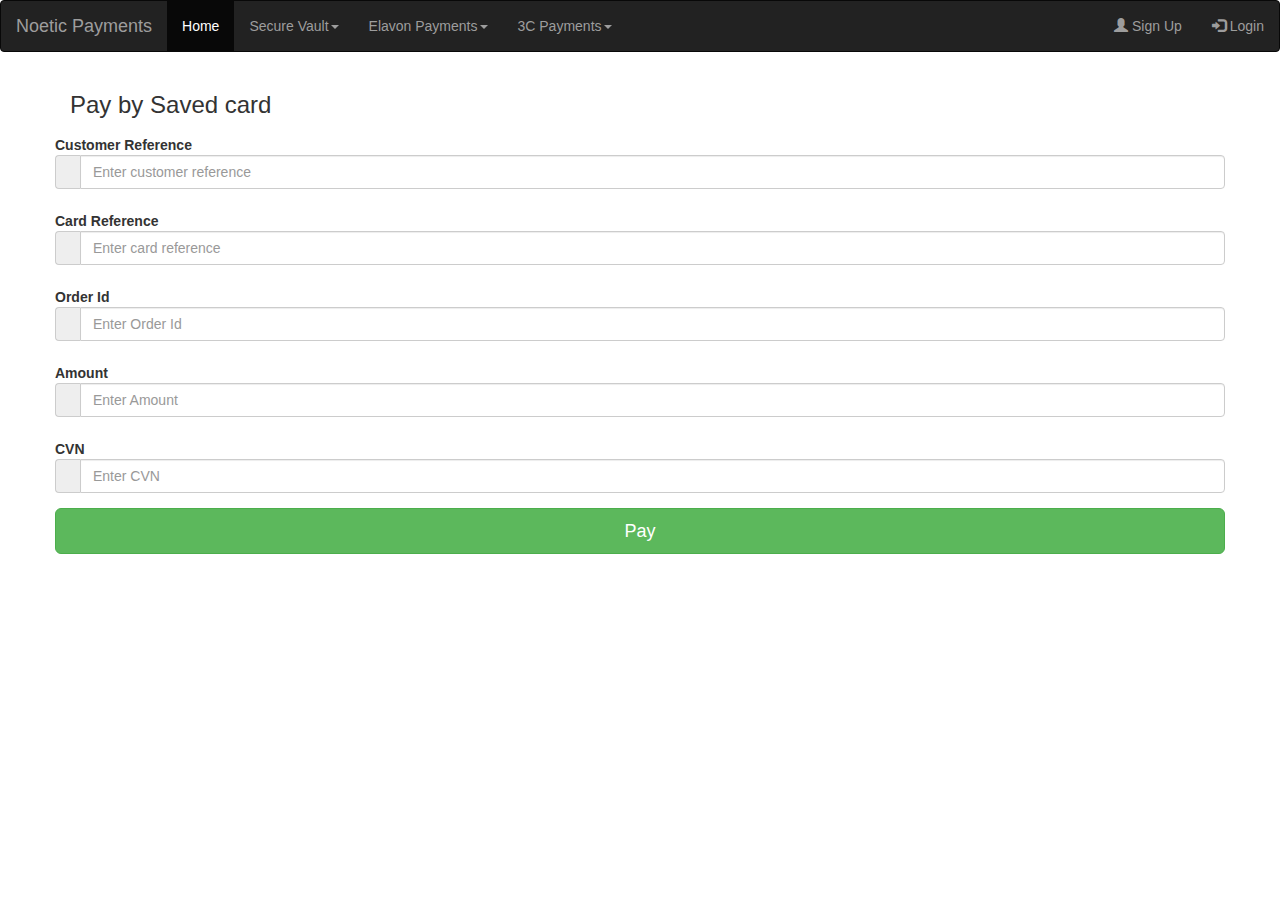
<file: src/main/webapp/payExistingCustomer.html>
<!DOCTYPE html>
<html lang="en">
<head>
  <title>Noetic Payments</title>
  <meta charset="utf-8">
  <meta name="viewport" content="width=device-width, initial-scale=1">
  <link rel="stylesheet" href="https://maxcdn.bootstrapcdn.com/bootstrap/3.4.0/css/bootstrap.min.css">
  <script src="https://ajax.googleapis.com/ajax/libs/jquery/3.3.1/jquery.min.js"></script>
  <script src="https://maxcdn.bootstrapcdn.com/bootstrap/3.4.0/js/bootstrap.min.js"></script>
   <script src="https://code.jquery.com/jquery-3.3.1.js" integrity="sha256-2Kok7MbOyxpgUVvAk/HJ2jigOSYS2auK4Pfzbm7uH60=" crossorigin="anonymous"></script>
	  <script> 
		$(function(){
		  $("#navbar").load("navbar.html"); 
		});
	</script> 
</head>
<body>
<div id = "navbar"></div>
<div class="container">
<h3>Pay by Saved card</h3>

                                <form class="form-horizontal" method="post" action="#">

                                    <div class="form-group">
                                        <label for="password" class="cols-sm-2 control-label">Customer Reference</label>
                                        <div class="cols-sm-10">
                                            <div class="input-group">
                                                <span class="input-group-addon"><i class="fa fa-lock fa-lg" aria-hidden="true"></i></span>
                                                <input type="text" class="form-control" name="customerRef" id="customerRef" placeholder="Enter customer reference" />
                                            </div>
                                        </div>
                                    </div>

                                <div class="form-group">
                                        <label for="name" class="cols-sm-2 control-label">Card Reference</label>
                                        <div class="cols-sm-10">
                                            <div class="input-group">
                                                <span class="input-group-addon"><i class="fa fa-user fa" aria-hidden="true"></i></span>
                                                <input type="text" class="form-control" name="title" id="cardReference" placeholder="Enter card reference" />
                                            </div>
                                        </div>
                                    </div>
                                    <div class="form-group">
                                        <label for="password" class="cols-sm-2 control-label">Order Id</label>
                                        <div class="cols-sm-10">
                                            <div class="input-group">
                                                <span class="input-group-addon"><i class="fa fa-lock fa-lg" aria-hidden="true"></i></span>
                                                <input type="text" class="form-control" name="orderId" id="orderId" placeholder="Enter Order Id" />
                                            </div>
                                        </div>
                                    </div>
                                     <div class="form-group">
                                        <label for="username" class="cols-sm-2 control-label">Amount</label>
                                        <div class="cols-sm-10">
                                            <div class="input-group">
                                                <span class="input-group-addon"><i class="fa fa-users fa" aria-hidden="true"></i></span>
                                                <input type="number" class="form-control" name="amount" id="amount" placeholder="Enter Amount" />
                                            </div>
                                        </div>
                                    </div>
                                   
                                    <div class="form-group">
                                        <label for="name" class="cols-sm-2 control-label">CVN</label>
                                        <div class="cols-sm-10">
                                            <div class="input-group">
                                                <span class="input-group-addon"><i class="fa fa-user fa" aria-hidden="true"></i></span>
                                                <input type="text" class="form-control" name="cvn" id="cvn" placeholder="Enter CVN" />
                                            </div>
                                        </div>
                                    </div>
                                   
                                    <div class="form-group ">
                                        <button type="button" class="btn btn-primary btn-lg btn-block btn btn-success" id="register-Btn">Pay</button>
                                    </div>
                                </form>
                            </div>
            <script src="assets/js/payExistingCustomer.js"></script>

  </body>
</html>
</file>
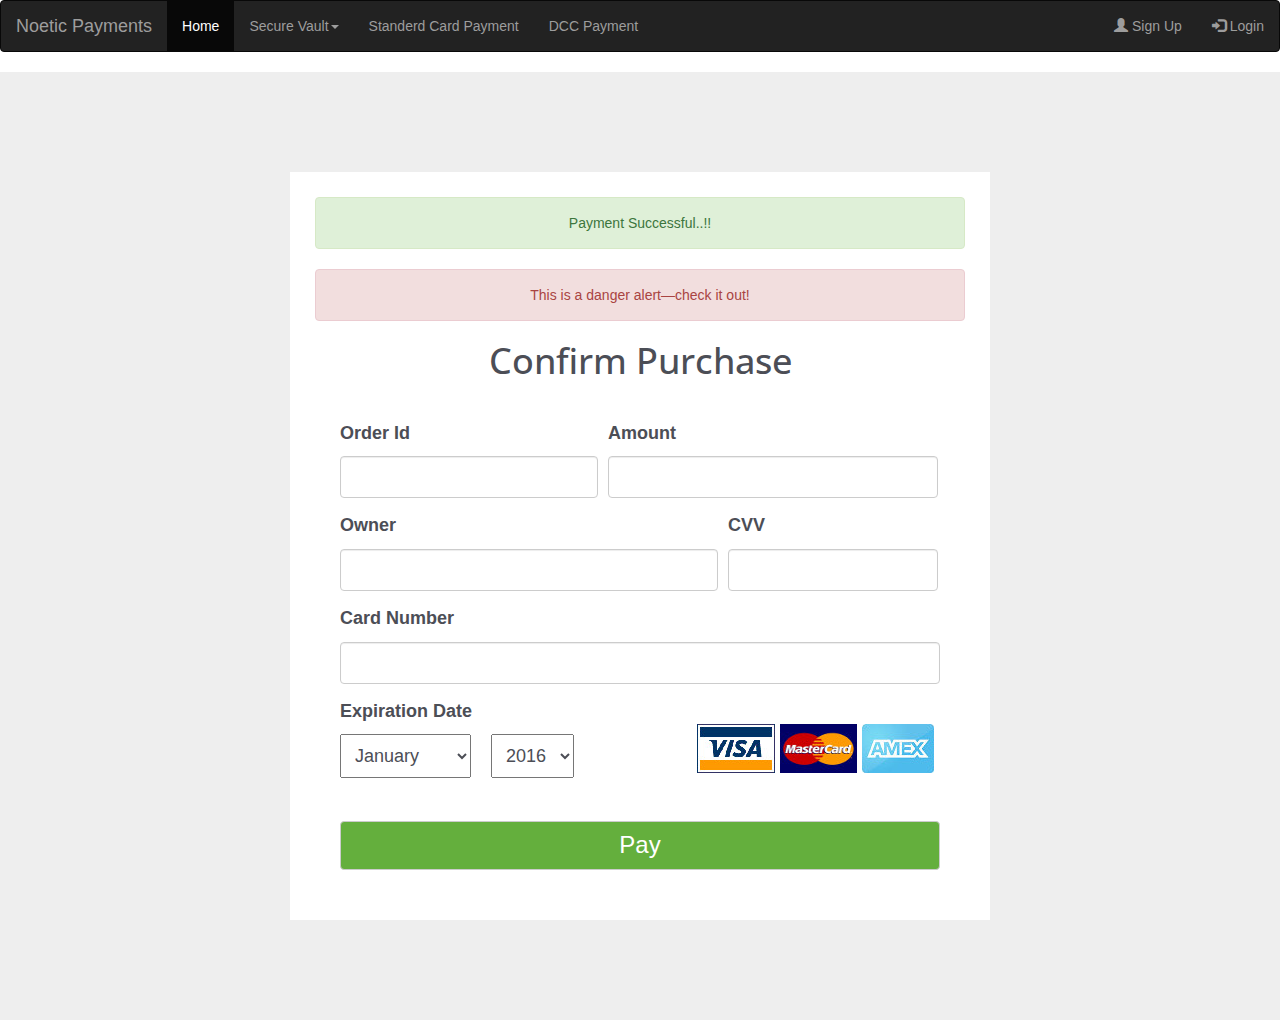
<file: src/main/webapp/standardPayment.html>
<!DOCTYPE html>
<html>

<head>
    <meta charset="utf-8">
    <meta name="viewport" content="width=device-width, initial-scale=1">
    <title>Credit Card Validation Demo</title>
    <link href="https://fonts.googleapis.com/css?family=Open+Sans" rel="stylesheet">
    <link rel="stylesheet" type="text/css" href="assets/css/styles.css">
    <link rel="stylesheet" type="text/css" href="assets/css/demo.css">
    <link rel="stylesheet" href="https://maxcdn.bootstrapcdn.com/bootstrap/3.4.0/css/bootstrap.min.css">
    <script src="https://ajax.googleapis.com/ajax/libs/jquery/3.3.1/jquery.min.js"></script>
    <script src="https://maxcdn.bootstrapcdn.com/bootstrap/3.4.0/js/bootstrap.min.js"></script>
</head>

<body>
	<nav class="navbar navbar-inverse">
	      <div class="container-fluid">
	        <div class="navbar-header">
	          <a class="navbar-brand" href="#">Noetic Payments</a>
	        </div>
	        <ul class="nav navbar-nav">
	          <li class="active"><a href="index.html">Home</a></li>
	          <li class="dropdown"><a class="dropdown-toggle" data-toggle="dropdown" href="#">Secure Vault<span class="caret"></span></a>
	            <ul class="dropdown-menu">
	              <li><a href="customer.html">Create Customer</a></li>
	              <li><a href="card.html">Create Payment Method</a></li>
	              <li><a href="payExistingCustomer.html">Pay Existing Customer</a></li>
	            </ul>
	          </li>
	          <li><a href="checkout.html">Standerd Card Payment</a></li>
	          <li><a href="checkoutDcc.html">DCC Payment</a></li>
	        </ul>
	        <ul class="nav navbar-nav navbar-right">
	          <li><a href="#"><span class="glyphicon glyphicon-user"></span> Sign Up</a></li>
	          <li><a href="#"><span class="glyphicon glyphicon-log-in"></span> Login</a></li>
	        </ul>
	      </div>
	    </nav>
    <div class="container-fluid" style="background-color:#eee;">
        
        <div class="creditCardForm">
            <div class="heading">
                <div class="alert alert-success" align = "center" role="alert">
                              Payment Successful..!!
                            </div>
                            <div class="alert alert-danger" align = "center" role="alert">
                              This is a danger alert—check it out!
                            </div>
                <h1>Confirm Purchase</h1>
            </div>
            <div class="payment">
                <form>

		              <div class="form-group orderId">
                        <label for="orderId">Order Id</label>
                        <input type="text" class="form-control" id="order-Id">
                    </div>
                    <div class="form-group amount">
                        <label for="amount">Amount</label>
                        <input type="number" min="0" class="form-control" id="payAmount">
                    </div>
                    <div class="form-group owner">
                        <label for="owner">Owner</label>
                        <input type="text" class="form-control" id="owner">
                    </div>
                    <div class="form-group CVV">
                        <label for="cvv">CVV</label>
                        <input type="text" class="form-control" id="cvv">
                    </div>
                    <div class="form-group" id="card-number-field">
                        <label for="cardNumber">Card Number</label>
                        <input type="text" class="form-control" id="cardNumber">
                    </div>
                    <div class="form-group" id="expiration-date">
                        <label>Expiration Date</label>
                        <select id ="exp-month">
                            <option value="01">January</option>
                            <option value="02">February </option>
                            <option value="03">March</option>
                            <option value="04">April</option>
                            <option value="05">May</option>
                            <option value="06">June</option>
                            <option value="07">July</option>
                            <option value="08">August</option>
                            <option value="09">September</option>
                            <option value="10">October</option>
                            <option value="11">November</option>
                            <option value="12">December</option>
                        </select>
                        <select id="exp-year">
                            <option value="16"> 2016</option>
                            <option value="17"> 2017</option>
                            <option value="18"> 2018</option>
                            <option value="19"> 2019</option>
                            <option value="20"> 2020</option>
                            <option value="21"> 2021</option>
                        </select>
                    </div>
                    <div class="form-group" id="credit_cards">
                        <img src="assets/images/visa.jpg" id="visa">
                        <img src="assets/images/mastercard.jpg" id="mastercard">
                        <img src="assets/images/amex.jpg" id="amex">
                    </div>
                    <div class="form-group" id="pay-now">
                        <button type="submit" class="btn btn-default" id="confirm-purchase">Pay</button>

                    </div>
                    
                </form>
            </div>
        </div>

    </div>
    <script src="https://ajax.googleapis.com/ajax/libs/jquery/1.12.4/jquery.min.js"></script>
    <script src="http://maxcdn.bootstrapcdn.com/bootstrap/3.3.7/js/bootstrap.min.js"></script>
    <script src="assets/js/jquery.payform.min.js" charset="utf-8"></script>
    <script src="assets/js/stdPayment.js"></script>
</body>

</html>
</file>
<file: src/main/webapp/assets/css/styles.css>
.creditCardForm {
    max-width: 700px;
    background-color: #fff;
    margin: 100px auto;
    overflow: hidden;
    padding: 25px;
    color: #4c4e56;
}

.creditCardForm label {
    width: 100%;
    margin-bottom: 10px;
}

.creditCardForm .heading h1 {
    text-align: center;
    font-family: 'Open Sans', sans-serif;
    color: #4c4e56;
}

.creditCardForm .payment {
    float: left;
    font-size: 18px;
    padding: 10px 25px;
    margin-top: 20px;
    position: relative;
}

.creditCardForm .payment .form-group {
    float: left;
    margin-bottom: 15px;
}

.creditCardForm .payment .form-control {
    line-height: 40px;
    height: auto;
    padding: 0 16px;
}

.creditCardForm .owner {
    width: 63%;
    margin-right: 10px;
}

.creditCardForm .CVV {
    width: 35%;
}


.creditCardForm .orderId {
    width: 43%;
    margin-right: 10px;
}

.creditCardForm .amount {
    width: 55%;
}




.creditCardForm #card-number-field {
    width: 100%;
}

.creditCardForm #expiration-date {
    width: 49%;
}

.creditCardForm #credit_cards {
    width: 50%;
    margin-top: 25px;
    text-align: right;
}

.creditCardForm #pay-now {
    width: 100%;
    margin-top: 25px;
}

.creditCardForm .payment .btn {
    width: 100%;
    margin-top: 3px;
    font-size: 24px;
    background-color: #64af3d;
    color: white;
}

.creditCardForm .payment select {
    padding: 10px;
    margin-right: 15px;
}

.transparent {
    opacity: 0.2;
}

@media(max-width: 650px) {
    .creditCardForm .orderId,
    .creditCardForm .amount, 
    .creditCardForm .owner,
    .creditCardForm .CVV,
    .creditCardForm #expiration-date,
    .creditCardForm #credit_cards {
        width: 100%;
    }
    .creditCardForm #credit_cards {
        text-align: left;
    }
}


/*  Examples Section */

.examples {
	max-width: 700px;
	background-color: #fff;
	margin: 0 auto 75px;
	padding: 30px 50px;
	color: #4c4e56;
}

.examples-note{
    text-align: center;
    font-size: 14px;
    max-width: 370px;
    margin: 0 auto 40px;
    line-height: 1.7;
    color: #7a7a7a;
}

.examples table {
    margin: 5px 0 0 0;
    font-size: 14px;
}
</file>
<file: src/main/webapp/assets/css/demo.css>
*{
    margin: 0;
    padding: 0;
    box-sizing: border-box;
}

body{
    font: normal 18px sans-serif;
    color: #333;
    background-color: #eee;
}

.container-fluid{
    padding:0;
    margin:0;
}

header{
    box-sizing: border-box;
    text-align: center;
    width: 100%;
    padding: 25px 40px;
    background-color: #3A56B7;
    overflow: hidden;
}

header .limiter{
    max-width: 1000px;
    margin: 0px auto;
}

header h3{
    font: normal 24px/1.5 'Open Sans', sans-serif;
    float: left;
    color: #fff;
    margin:0;
}

header a{
    color:#fff;
    float: right;
    text-decoration: none;
    display: inline-block;
    padding: 13px 50px;
    border-radius: 3px;
    font: bold 14px/1 'Open Sans', sans-serif;
    text-transform: uppercase;
    background-color:#F05283;
    opacity: 0.9;
}

header a:hover{
    color: #fff;
    text-decoration: none;
    opacity: 1;
}

@media (max-width: 850px) {

    header h3{
        float: none;
        text-align: center;
    }

    header a{
        margin-top: 20px;
        float: none;
    }

}
</file>
<file: src/main/webapp/assets/css/3c3dSecurePopup.css>
/* The Modal (background) */
.modal {
  display: none; /* Hidden by default */
  position: fixed; /* Stay in place */
  z-index: 1; /* Sit on top */
  padding-top: 100px; /* Location of the box */
  left: 0;
  top: 0;
  width: 100%; /* Full width */
  height: 100%; /* Full height */
  overflow: auto; /* Enable scroll if needed */
  background-color: rgb(0,0,0); /* Fallback color */
  background-color: rgba(0,0,0,0.4); /* Black w/ opacity */
}

/* Modal Content */
.modal-content {
  background-color: #fefefe;
  margin: auto;
  padding: 20px;
  border: 1px solid #888;
  width: 80%;
}

/* The Close Button */
.close {
  color: #aaaaaa;
  float: right;
  font-size: 28px;
  font-weight: bold;
}

.close:hover,
.close:focus {
  color: #000;
  text-decoration: none;
  cursor: pointer;
}
</file>
<file: src/main/webapp/assets/css/checkoutStyle.css>
/* Basic Styling */
html, body {
  height: 100%;
  width: 100%;
  margin: 0;
  font-family: 'Roboto', sans-serif;
}

.container {
  max-width: 1200px;
  margin: 0 auto;
  padding: 15px;
  display: flex;
}

/* Columns */
.left-column {
  width: 65%;
  position: relative;
}

.right-column {
  width: 35%;
  margin-top: 60px;
}


/* Left Column */
.left-column img {
  width: 100%;
  position: absolute;
  left: 0;
  top: 0;
  opacity: 0;
  transition: all 0.3s ease;
}

.left-column img.active {
  opacity: 1;
}


/* Right Column */

/* Product Description */
.product-description {
  border-bottom: 1px solid #E1E8EE;
  margin-bottom: 20px;
}
.product-description span {
  font-size: 12px;
  color: #358ED7;
  letter-spacing: 1px;
  text-transform: uppercase;
  text-decoration: none;
}
.product-description h1 {
  font-weight: 300;
  font-size: 52px;
  color: #43484D;
  letter-spacing: -2px;
}
.product-description p {
  font-size: 16px;
  font-weight: 300;
  color: #86939E;
  line-height: 24px;
}

/* Product Configuration */
.product-color span,
.cable-config span {
  font-size: 14px;
  font-weight: 400;
  color: #86939E;
  margin-bottom: 20px;
  display: inline-block;
}

/* Product Color */
.product-color {
  margin-bottom: 30px;
}

.color-choose div {
  display: inline-block;
}

.color-choose input[type="radio"] {
  display: none;
}

.color-choose input[type="radio"] + label span {
  display: inline-block;
  width: 40px;
  height: 40px;
  margin: -1px 4px 0 0;
  vertical-align: middle;
  cursor: pointer;
  border-radius: 50%;
}

.color-choose input[type="radio"] + label span {
  border: 2px solid #FFFFFF;
  box-shadow: 0 1px 3px 0 rgba(0,0,0,0.33);
}

.color-choose input[type="radio"]#red + label span {
  background-color: #C91524;
}
.color-choose input[type="radio"]#blue + label span {
  background-color: #314780;
}
.color-choose input[type="radio"]#black + label span {
  background-color: #323232;
}

.color-choose input[type="radio"]:checked + label span {
  background-image: url(images/check-icn.svg);
  background-repeat: no-repeat;
  background-position: center;
}

/* Cable Configuration */
.cable-choose {
  margin-bottom: 20px;
}

.cable-choose button {
  border: 2px solid #E1E8EE;
  border-radius: 6px;
  padding: 13px 20px;
  font-size: 14px;
  color: #5E6977;
  background-color: #fff;
  cursor: pointer;
  transition: all .5s;
}

.cable-choose button:hover,
.cable-choose button:active,
.cable-choose button:focus {
  border: 2px solid #86939E;
  outline: none;
}

.cable-config {
  border-bottom: 1px solid #E1E8EE;
  margin-bottom: 20px;
}

.cable-config a {
  color: #358ED7;
  text-decoration: none;
  font-size: 12px;
  position: relative;
  margin: 10px 0;
  display: inline-block;
}
.cable-config a:before {
  content: "?";
  height: 15px;
  width: 15px;
  border-radius: 50%;
  border: 2px solid rgba(53, 142, 215, 0.5);
  display: inline-block;
  text-align: center;
  line-height: 16px;
  opacity: 0.5;
  margin-right: 5px;
}

/* Product Price */
.product-price {
  display: flex;
  align-items: center;
}

.product-price span {
  font-size: 26px;
  font-weight: 300;
  color: #43474D;
  margin-right: 20px;
}

.cart-btn {
  display: inline-block;
  background-color: #7DC855;
  border-radius: 6px;
  font-size: 16px;
  color: #FFFFFF;
  text-decoration: none;
  padding: 12px 30px;
  transition: all .5s;
}
.cart-btn:hover {
  background-color: #64af3d;
}

/* Responsive */
@media (max-width: 940px) {
  .container {
    flex-direction: column;
    margin-top: 60px;
  }

  .left-column,
  .right-column {
    width: 100%;
  }

  .left-column img {
    width: 300px;
    right: 0;
    top: -65px;
    left: initial;
  }
}

@media (max-width: 535px) {
  .left-column img {
    width: 220px;
    top: -85px;
  }
}
</file>
<file: src/main/webapp/assets/css/dccPage.css>
body{
    background-color:#f2f2f2;
}

p{
    font-family: "Times New Roman", Times, serif;
    font-size: 20px
}
p.Currency{
    font-size: 30px;
}

h1.topic{
    font-family: "Arial";
    color: #006bb3;
    text-align: center;
    font-size: 40px;
}

.optionButtons{
    background-color:#f2f2f2; 
    color:gray;
    border: 8px solid #cccccc; 
    padding: 8px 40px;
    font-size: 25px;
    -webkit-transition-duration: 0.4s; 
    cursor: pointer;
    border-radius: 8px;
} 
.optionButtons:hover{
    background-color:#f2f2f2;
    color: black;
    border: 10px solid black; 
}
.Paybutton{
    background-color:#f2f2f2; 
    color:#208000; 
    padding: 10px 200px;
    font-size: 25px;
    -webkit-transition-duration: 0.4s; 
    transition-duration: 0.4s;
    border: 4px solid #33cc00 ;
    cursor: pointer;
    
}
.Paybutton:hover{
    background-color:#33cc00;
    color:white;
}
#ORText{
    font-size:10px;
    color: #006bb3    
}



/* The Modal (background) */
.modal {
  display: none; /* Hidden by default */
  position: fixed; /* Stay in place */
  z-index: 1; /* Sit on top */
  padding-top: 100px; /* Location of the box */
  left: 0;
  top: 0;
  width: 100%; /* Full width */
  height: 100%; /* Full height */
  overflow: auto; /* Enable scroll if needed */
  background-color: rgb(0,0,0); /* Fallback color */
  background-color: rgba(0,0,0,0.4); /* Black w/ opacity */
}

/* Modal Content */
.modal-content {
  background-color: #fefefe;
  margin: auto;
  padding: 20px;
  border: 1px solid #888;
  width: 80%;
}

/* The Close Button */
.close {
  color: #aaaaaa;
  float: right;
  font-size: 28px;
  font-weight: bold;
}

.close:hover,
.close:focus {
  color: #000;
  text-decoration: none;
  cursor: pointer;
}
</file>
